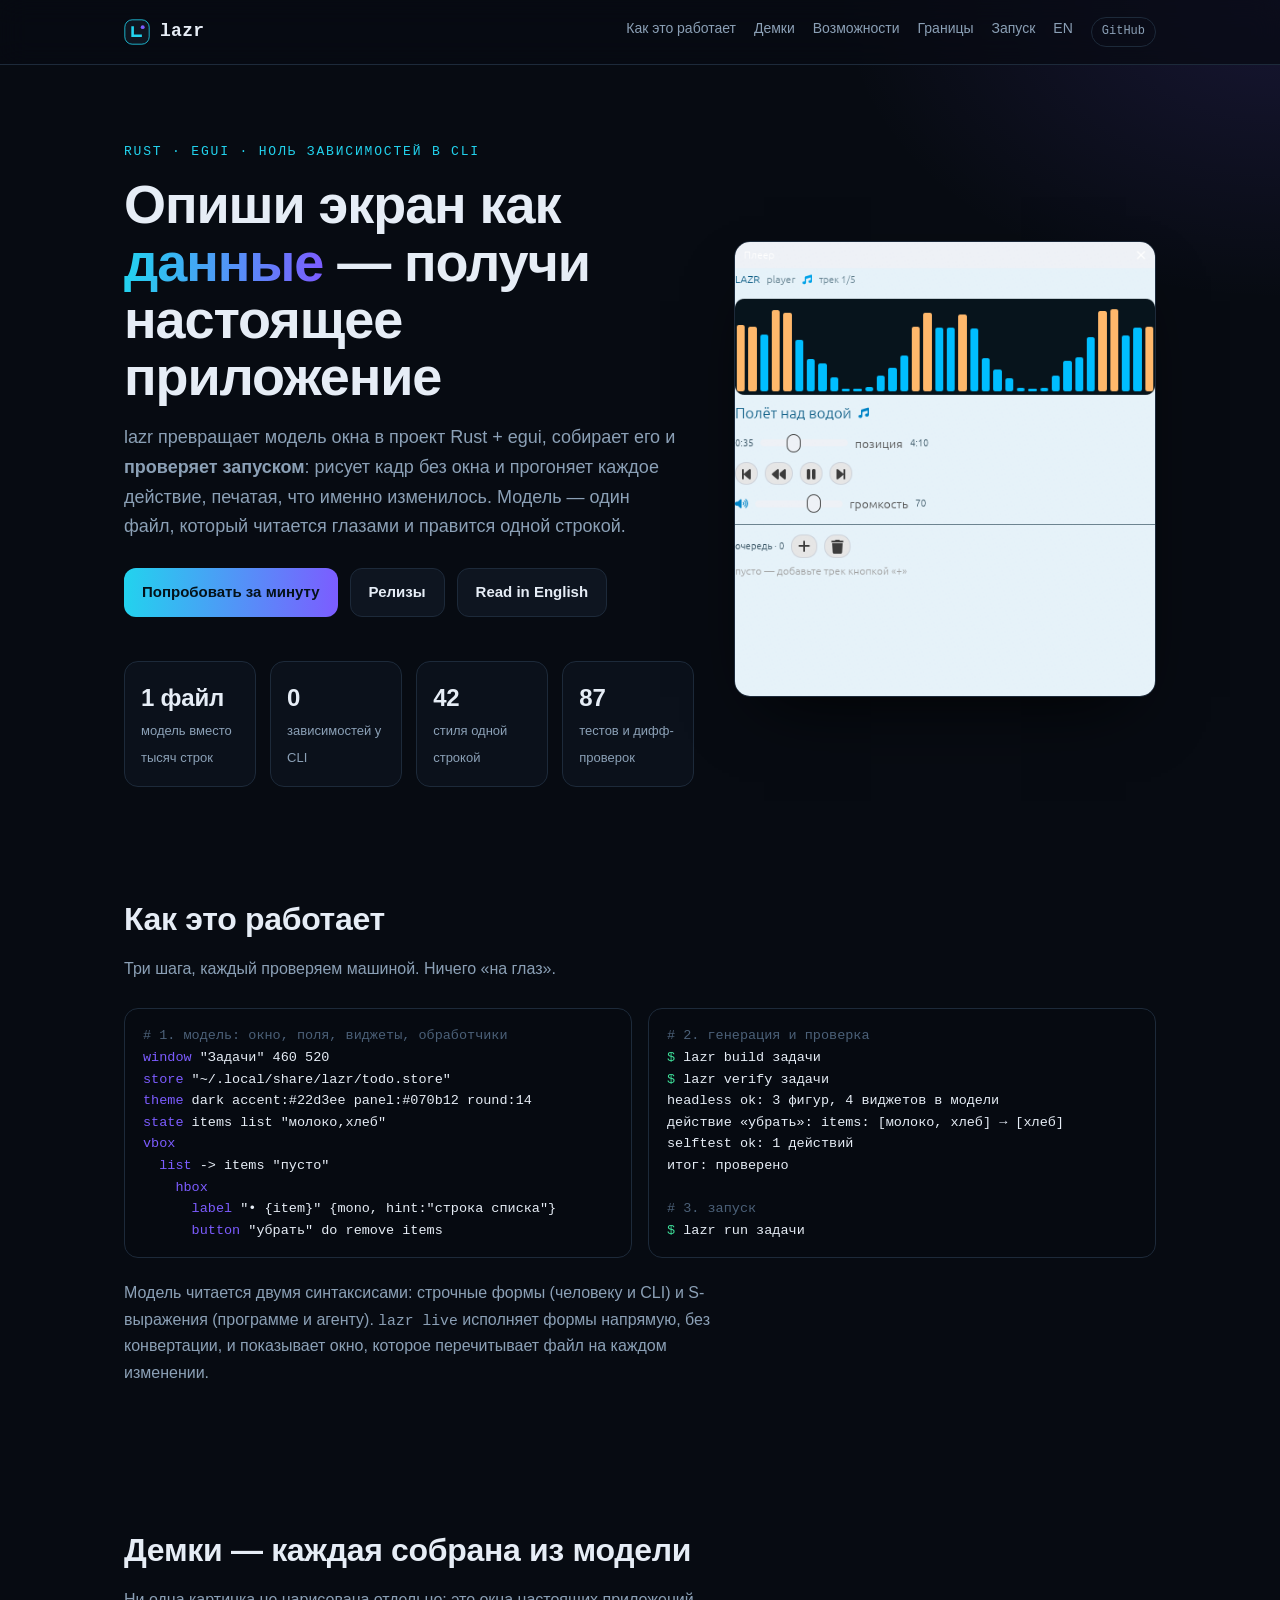
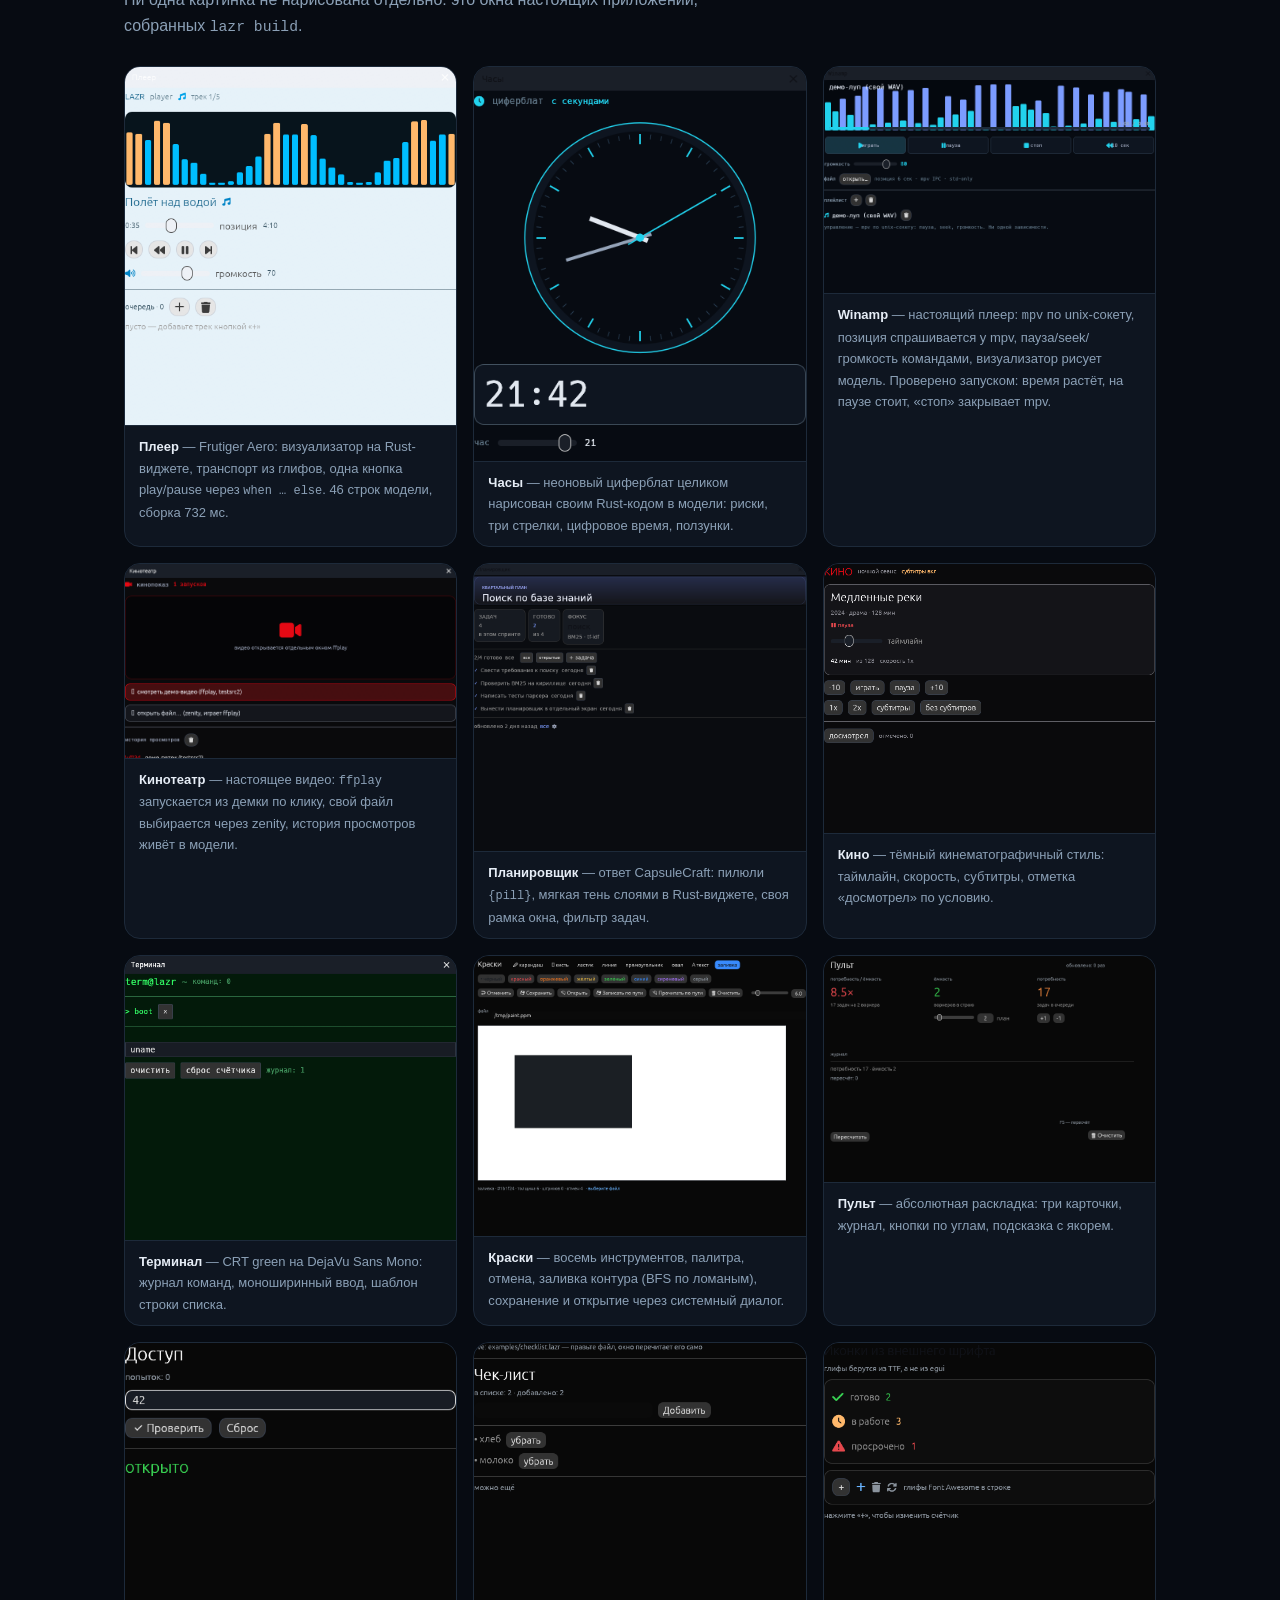
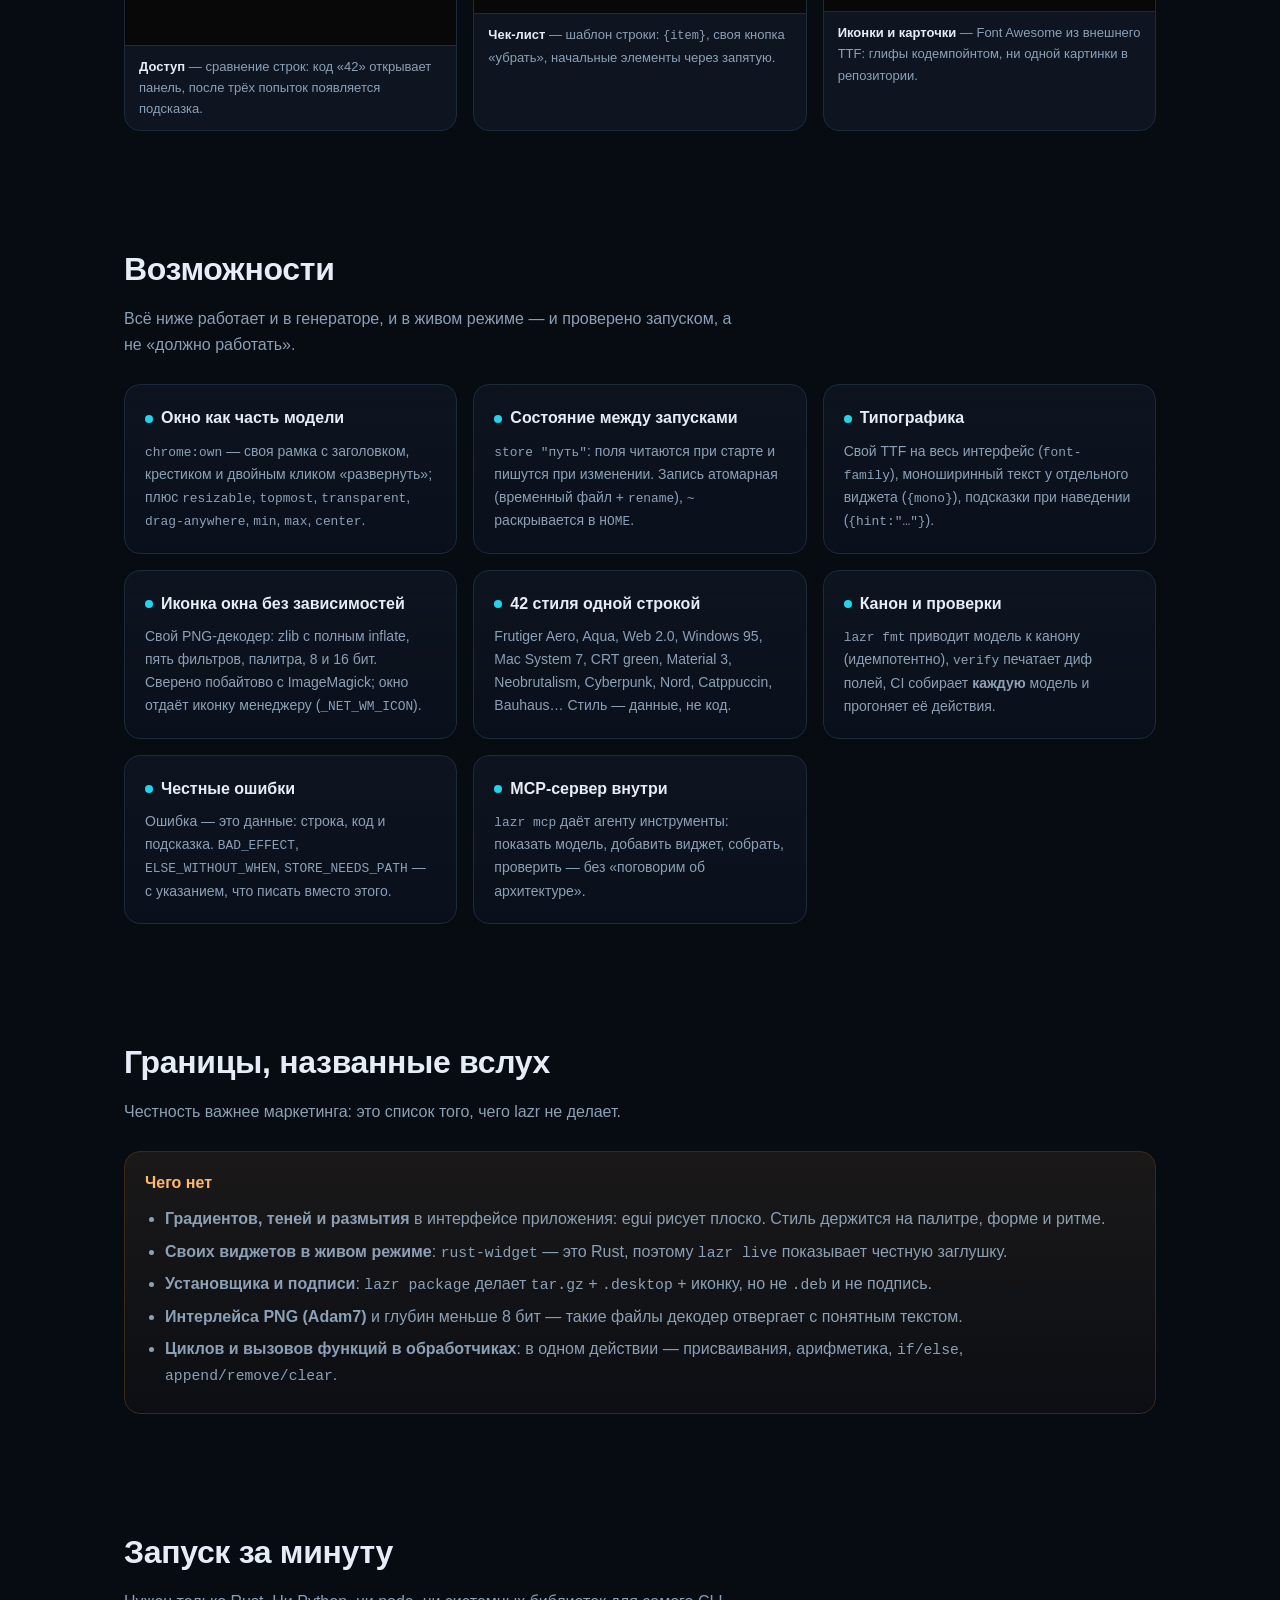
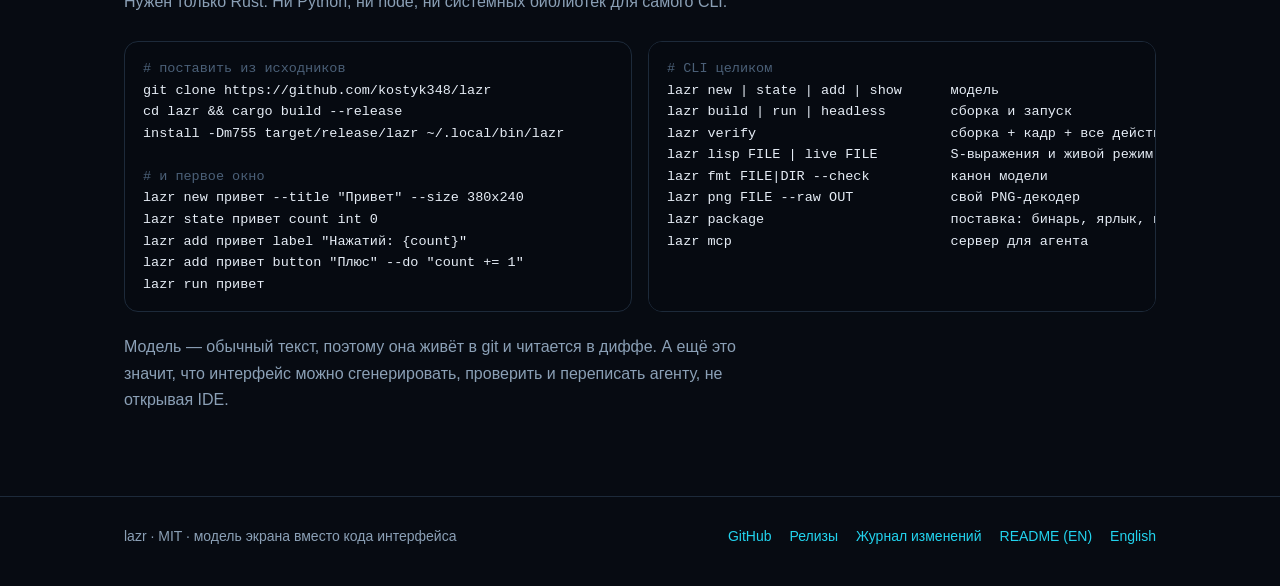
<file: docs/index.html>
<!DOCTYPE html>
<html lang="ru">
<head>
<meta charset="utf-8">
<meta name="viewport" content="width=device-width, initial-scale=1">
<title>lazr — модель экрана вместо кода интерфейса</title>
<meta name="description" content="lazr: описываешь экран как данные, получаешь настоящий проект Rust + egui, собираешь и проверяешь запуском. Ноль зависимостей в CLI, свой PNG-декодер, 42 стиля одной строкой.">
<meta property="og:title" content="lazr — модель экрана вместо кода интерфейса">
<meta property="og:description" content="Данные → Rust/egui → запуск и проверка. Своя рамка окна, хранилище состояния, шрифты, иконки, 42 стиля.">
<meta property="og:image" content="player.png">
<link rel="icon" href="logo.svg" type="image/svg+xml">
<style>
  :root{
    --bg:#070b12; --panel:#0e1520; --line:#1d2a3a;
    --ink:#e6edf6; --dim:#8ba0b6; --accent:#22d3ee; --accent2:#7c5cff;
    --good:#3ddc97; --warn:#ffb86b;
    --radius:16px; --max:1080px;
    --font:-apple-system,BlinkMacSystemFont,"Segoe UI",Inter,Roboto,"Helvetica Neue",Arial,sans-serif;
    --mono:ui-monospace,SFMono-Regular,"JetBrains Mono",Menlo,Consolas,monospace;
  }
  *{box-sizing:border-box}
  html{scroll-behavior:smooth}
  body{
    margin:0; background:var(--bg); color:var(--ink); font-family:var(--font);
    line-height:1.65; -webkit-font-smoothing:antialiased;
    background-image:
      radial-gradient(60rem 40rem at 15% -10%, rgba(34,211,238,.14), transparent 60%),
      radial-gradient(50rem 34rem at 100% 0%, rgba(124,92,255,.14), transparent 55%);
    background-repeat:no-repeat;
  }
  a{color:var(--accent); text-decoration:none}
  a:hover{text-decoration:underline}
  code,kbd{font-family:var(--mono); font-size:.92em}
  .max{max-width:var(--max); margin:0 auto; padding:0 24px}

  header.nav{position:sticky; top:0; z-index:20; backdrop-filter:blur(14px);
    background:rgba(7,11,18,.72); border-bottom:1px solid var(--line)}
  header.nav .inner{display:flex; align-items:center; gap:20px; height:64px}
  .brand{display:flex; align-items:center; gap:10px; font-weight:700; letter-spacing:.02em}
  .brand svg{width:26px; height:26px}
  .brand span{font-family:var(--mono); font-size:18px}
  .nav .links{display:flex; gap:18px; margin-left:auto; font-size:14px; flex-wrap:wrap}
  .nav .links a{color:var(--dim)}
  .nav .links a:hover{color:var(--ink); text-decoration:none}
  .pill{border:1px solid var(--line); border-radius:999px; padding:4px 10px; font-size:12px; color:var(--dim); font-family:var(--mono)}

  .hero{padding:76px 0 40px}
  .hero .grid{display:grid; grid-template-columns:1.15fr .85fr; gap:40px; align-items:center}
  .kicker{font-family:var(--mono); font-size:13px; color:var(--accent); letter-spacing:.14em; text-transform:uppercase}
  h1{font-size:clamp(30px,5vw,54px); line-height:1.06; margin:14px 0 16px; letter-spacing:-.02em}
  h1 em{font-style:normal; background:linear-gradient(92deg,var(--accent),var(--accent2));
    -webkit-background-clip:text; background-clip:text; color:transparent}
  .lead{font-size:18px; color:var(--dim); max-width:56ch}
  .cta{display:flex; gap:12px; margin-top:26px; flex-wrap:wrap}
  .btn{display:inline-flex; align-items:center; gap:8px; padding:11px 18px; border-radius:12px;
    font-weight:600; font-size:15px; border:1px solid var(--line); color:var(--ink); background:var(--panel)}
  .btn:hover{border-color:var(--accent); text-decoration:none}
  .btn.primary{background:linear-gradient(92deg,var(--accent),var(--accent2)); border:0; color:#04121a}
  .shot{border:1px solid var(--line); border-radius:var(--radius); overflow:hidden;
    box-shadow:0 30px 70px -30px rgba(0,0,0,.9); background:var(--panel)}
  .shot img{display:block; width:100%; height:auto}

  .stats{display:grid; grid-template-columns:repeat(4,1fr); gap:14px; margin:44px 0 10px}
  .stat{border:1px solid var(--line); border-radius:14px; padding:16px; background:rgba(14,21,32,.7)}
  .stat b{display:block; font-size:24px; letter-spacing:-.01em}
  .stat span{font-size:13px; color:var(--dim)}

  section{padding:56px 0}
  section h2{font-size:clamp(22px,3vw,32px); margin:0 0 10px; letter-spacing:-.01em}
  .sub{color:var(--dim); margin:0 0 26px; max-width:70ch}

  .cards{display:grid; grid-template-columns:repeat(auto-fit,minmax(260px,1fr)); gap:16px}
  .card{border:1px solid var(--line); border-radius:var(--radius); padding:20px; background:linear-gradient(180deg,rgba(14,21,32,.9),rgba(11,18,32,.65))}
  .card h3{margin:0 0 8px; font-size:16px; display:flex; align-items:center; gap:8px}
  .card h3 i{width:8px; height:8px; border-radius:50%; background:var(--accent); display:inline-block}
  .card p{margin:0; color:var(--dim); font-size:14px}

  .gallery{display:grid; grid-template-columns:repeat(auto-fit,minmax(280px,1fr)); gap:16px}
  figure{margin:0; border:1px solid var(--line); border-radius:var(--radius); overflow:hidden; background:var(--panel)}
  figure img{display:block; width:100%; height:auto}
  figcaption{padding:10px 14px; font-size:13px; color:var(--dim); border-top:1px solid var(--line)}
  figcaption b{color:var(--ink); font-weight:600}

  pre{margin:0; padding:16px 18px; overflow:auto; background:#060a11; border:1px solid var(--line);
    border-radius:14px; font-family:var(--mono); font-size:13.5px; line-height:1.6}
  .cols{display:grid; grid-template-columns:1fr 1fr; gap:16px}
  .term .p{color:var(--accent2)}
  .term .c{color:#4b6078}
  .term .s{color:var(--good)}

  .limits{border:1px solid #3a2b16; background:linear-gradient(180deg,rgba(255,184,107,.08),rgba(255,184,107,.02));
    border-radius:var(--radius); padding:18px 20px}
  .limits h3{margin:0 0 10px; color:var(--warn); font-size:16px}
  .limits ul{margin:0; padding-left:20px; color:var(--dim)}
  .limits li{margin:6px 0}

  footer{border-top:1px solid var(--line); padding:28px 0 40px; color:var(--dim); font-size:14px}
  footer .row{display:flex; gap:18px; flex-wrap:wrap; align-items:center}
  footer .row .grow{flex:1}
  @media(max-width:820px){
    .hero .grid{grid-template-columns:1fr}
    .stats{grid-template-columns:repeat(2,1fr)}
    .cols{grid-template-columns:1fr}
  }
</style>
</head>
<body>

<header class="nav">
  <div class="max inner">
    <div class="brand">
      <svg viewBox="0 0 32 32" aria-hidden="true"><rect x="1" y="1" width="30" height="30" rx="9" fill="#0e1520" stroke="#22d3ee"/><path d="M9 22V9h3.2v10.2H22V22z" fill="#22d3ee"/><circle cx="23" cy="10" r="2.4" fill="#7c5cff"/></svg>
      <span>lazr</span>
    </div>
    <nav class="links">
      <a href="#how">Как это работает</a>
      <a href="#demos">Демки</a>
      <a href="#features">Возможности</a>
      <a href="#limits">Границы</a>
      <a href="#start">Запуск</a>
      <a href="index.en.html">EN</a>
      <a class="pill" href="https://github.com/kostyk348/lazr">GitHub</a>
    </nav>
  </div>
</header>

<main>
<div class="hero">
  <div class="max grid">
    <div>
      <div class="kicker">Rust · egui · ноль зависимостей в CLI</div>
      <h1>Опиши экран как <em>данные</em> — получи настоящее приложение</h1>
      <p class="lead">lazr превращает модель окна в проект Rust + egui, собирает его и <b>проверяет запуском</b>:
        рисует кадр без окна и прогоняет каждое действие, печатая, что именно изменилось.
        Модель — один файл, который читается глазами и правится одной строкой.</p>
      <div class="cta">
        <a class="btn primary" href="#start">Попробовать за минуту</a>
        <a class="btn" href="https://github.com/kostyk348/lazr/releases">Релизы</a>
        <a class="btn" href="index.en.html">Read in English</a>
      </div>
      <div class="stats">
        <div class="stat"><b>1 файл</b><span>модель вместо тысяч строк</span></div>
        <div class="stat"><b>0</b><span>зависимостей у CLI</span></div>
        <div class="stat"><b>42</b><span>стиля одной строкой</span></div>
        <div class="stat"><b>87</b><span>тестов и дифф-проверок</span></div>
      </div>
    </div>
    <div class="shot"><img src="player.png" alt="Плеер, собранный из модели: визуализатор, транспорт, очередь"></div>
  </div>
</div>

<section id="how">
  <div class="max">
    <h2>Как это работает</h2>
    <p class="sub">Три шага, каждый проверяем машиной. Ничего «на глаз».</p>
    <div class="cols">
      <pre class="term"><span class="c"># 1. модель: окно, поля, виджеты, обработчики</span>
<span class="p">window</span> "Задачи" 460 520
<span class="p">store</span> "~/.local/share/lazr/todo.store"
<span class="p">theme</span> dark accent:#22d3ee panel:#070b12 round:14
<span class="p">state</span> items list "молоко,хлеб"
<span class="p">vbox</span>
  <span class="p">list</span> -&gt; items "пусто"
    <span class="p">hbox</span>
      <span class="p">label</span> "• {item}" {mono, hint:"строка списка"}
      <span class="p">button</span> "убрать" do remove items</pre>
      <pre class="term"><span class="c"># 2. генерация и проверка</span>
<span class="s">$</span> lazr build задачи
<span class="s">$</span> lazr verify задачи
headless ok: 3 фигур, 4 виджетов в модели
действие «убрать»: items: [молоко, хлеб] → [хлеб]
selftest ok: 1 действий
итог: проверено

<span class="c"># 3. запуск</span>
<span class="s">$</span> lazr run задачи</pre>
    </div>
    <p class="sub" style="margin-top:22px">Модель читается двумя синтаксисами: строчные формы (человеку и CLI) и S-выражения
      (программе и агенту). <code>lazr live</code> исполняет формы напрямую, без конвертации, и показывает окно,
      которое перечитывает файл на каждом изменении.</p>
  </div>
</section>

<section id="demos">
  <div class="max">
    <h2>Демки — каждая собрана из модели</h2>
    <p class="sub">Ни одна картинка не нарисована отдельно: это окна настоящих приложений, собранных <code>lazr build</code>.</p>
    <div class="gallery">
      <figure><img src="player.png" alt="Плеер"><figcaption><b>Плеер</b> — Frutiger Aero: визуализатор на Rust-виджете, транспорт из глифов, одна кнопка play/pause через <code>when … else</code>. 46 строк модели, сборка 732 мс.</figcaption></figure>
      <figure><img src="clock.png" alt="Часы"><figcaption><b>Часы</b> — неоновый циферблат целиком нарисован своим Rust-кодом в модели: риски, три стрелки, цифровое время, ползунки.</figcaption></figure>
      <figure><img src="winamp.png" alt="Winamp"><figcaption><b>Winamp</b> — настоящий плеер: <code>mpv</code> по unix-сокету, позиция спрашивается у mpv, пауза/seek/громкость командами, визуализатор рисует модель. Проверено запуском: время растёт, на паузе стоит, «стоп» закрывает mpv.</figcaption></figure>
      <figure><img src="video.png" alt="Кинотеатр"><figcaption><b>Кинотеатр</b> — настоящее видео: <code>ffplay</code> запускается из демки по клику, свой файл выбирается через zenity, история просмотров живёт в модели.</figcaption></figure>
      <figure><img src="capsule.png" alt="Планировщик"><figcaption><b>Планировщик</b> — ответ CapsuleCraft: пилюли <code>{pill}</code>, мягкая тень слоями в Rust-виджете, своя рамка окна, фильтр задач.</figcaption></figure>
      <figure><img src="cinema.png" alt="Кино"><figcaption><b>Кино</b> — тёмный кинематографичный стиль: таймлайн, скорость, субтитры, отметка «досмотрел» по условию.</figcaption></figure>
      <figure><img src="terminal.png" alt="Терминал"><figcaption><b>Терминал</b> — CRT green на DejaVu Sans Mono: журнал команд, моноширинный ввод, шаблон строки списка.</figcaption></figure>
      <figure><img src="paint.png" alt="Краски"><figcaption><b>Краски</b> — восемь инструментов, палитра, отмена, заливка контура (BFS по ломаным), сохранение и открытие через системный диалог.</figcaption></figure>
      <figure><img src="dashboard.png" alt="Пульт"><figcaption><b>Пульт</b> — абсолютная раскладка: три карточки, журнал, кнопки по углам, подсказка с якорем.</figcaption></figure>
      <figure><img src="gate.png" alt="Доступ"><figcaption><b>Доступ</b> — сравнение строк: код «42» открывает панель, после трёх попыток появляется подсказка.</figcaption></figure>
      <figure><img src="checklist.png" alt="Чек-лист"><figcaption><b>Чек-лист</b> — шаблон строки: <code>{item}</code>, своя кнопка «убрать», начальные элементы через запятую.</figcaption></figure>
      <figure><img src="icons.png" alt="Иконки"><figcaption><b>Иконки и карточки</b> — Font Awesome из внешнего TTF: глифы кодемпойнтом, ни одной картинки в репозитории.</figcaption></figure>
    </div>
  </div>
</section>

<section id="features">
  <div class="max">
    <h2>Возможности</h2>
    <p class="sub">Всё ниже работает и в генераторе, и в живом режиме — и проверено запуском, а не «должно работать».</p>
    <div class="cards">
      <div class="card"><h3><i></i>Окно как часть модели</h3><p><code>chrome:own</code> — своя рамка с заголовком, крестиком и двойным кликом «развернуть»;
        плюс <code>resizable</code>, <code>topmost</code>, <code>transparent</code>, <code>drag-anywhere</code>, <code>min</code>, <code>max</code>, <code>center</code>.</p></div>
      <div class="card"><h3><i></i>Состояние между запусками</h3><p><code>store "путь"</code>: поля читаются при старте и пишутся при изменении. Запись атомарная
        (временный файл + <code>rename</code>), <code>~</code> раскрывается в <code>HOME</code>.</p></div>
      <div class="card"><h3><i></i>Типографика</h3><p>Свой TTF на весь интерфейс (<code>font-family</code>), моноширинный текст у отдельного виджета
        (<code>{mono}</code>), подсказки при наведении (<code>{hint:"…"}</code>).</p></div>
      <div class="card"><h3><i></i>Иконка окна без зависимостей</h3><p>Свой PNG-декодер: zlib с полным inflate, пять фильтров, палитра, 8 и 16 бит.
        Сверено побайтово с ImageMagick; окно отдаёт иконку менеджеру (<code>_NET_WM_ICON</code>).</p></div>
      <div class="card"><h3><i></i>42 стиля одной строкой</h3><p>Frutiger Aero, Aqua, Web 2.0, Windows 95, Mac System 7, CRT green, Material 3,
        Neobrutalism, Cyberpunk, Nord, Catppuccin, Bauhaus… Стиль — данные, не код.</p></div>
      <div class="card"><h3><i></i>Канон и проверки</h3><p><code>lazr fmt</code> приводит модель к канону (идемпотентно), <code>verify</code> печатает диф полей,
        CI собирает <b>каждую</b> модель и прогоняет её действия.</p></div>
      <div class="card"><h3><i></i>Честные ошибки</h3><p>Ошибка — это данные: строка, код и подсказка. <code>BAD_EFFECT</code>, <code>ELSE_WITHOUT_WHEN</code>,
        <code>STORE_NEEDS_PATH</code> — с указанием, что писать вместо этого.</p></div>
      <div class="card"><h3><i></i>MCP-сервер внутри</h3><p><code>lazr mcp</code> даёт агенту инструменты: показать модель, добавить виджет, собрать, проверить —
        без «поговорим об архитектуре».</p></div>
    </div>
  </div>
</section>

<section id="limits">
  <div class="max">
    <h2>Границы, названные вслух</h2>
    <p class="sub">Честность важнее маркетинга: это список того, чего lazr не делает.</p>
    <div class="limits">
      <h3>Чего нет</h3>
      <ul>
        <li><b>Градиентов, теней и размытия</b> в интерфейсе приложения: egui рисует плоско. Стиль держится на палитре, форме и ритме.</li>
        <li><b>Своих виджетов в живом режиме</b>: <code>rust-widget</code> — это Rust, поэтому <code>lazr live</code> показывает честную заглушку.</li>
        <li><b>Установщика и подписи</b>: <code>lazr package</code> делает <code>tar.gz</code> + <code>.desktop</code> + иконку, но не <code>.deb</code> и не подпись.</li>
        <li><b>Интерлейса PNG (Adam7)</b> и глубин меньше 8 бит — такие файлы декодер отвергает с понятным текстом.</li>
        <li><b>Циклов и вызовов функций в обработчиках</b>: в одном действии — присваивания, арифметика, <code>if/else</code>, <code>append/remove/clear</code>.</li>
      </ul>
    </div>
  </div>
</section>

<section id="start">
  <div class="max">
    <h2>Запуск за минуту</h2>
    <p class="sub">Нужен только Rust. Ни Python, ни node, ни системных библиотек для самого CLI.</p>
    <div class="cols">
      <pre class="term"><span class="c"># поставить из исходников</span>
git clone https://github.com/kostyk348/lazr
cd lazr &amp;&amp; cargo build --release
install -Dm755 target/release/lazr ~/.local/bin/lazr

<span class="c"># и первое окно</span>
lazr new привет --title "Привет" --size 380x240
lazr state привет count int 0
lazr add привет label "Нажатий: {count}"
lazr add привет button "Плюс" --do "count += 1"
lazr run привет</pre>
      <pre class="term"><span class="c"># CLI целиком</span>
lazr new | state | add | show      модель
lazr build | run | headless        сборка и запуск
lazr verify                        сборка + кадр + все действия
lazr lisp FILE | live FILE         S-выражения и живой режим
lazr fmt FILE|DIR --check          канон модели
lazr png FILE --raw OUT            свой PNG-декодер
lazr package                       поставка: бинарь, ярлык, иконка
lazr mcp                           сервер для агента</pre>
    </div>
    <p class="sub" style="margin-top:22px">Модель — обычный текст, поэтому она живёт в git и читается в диффе. А ещё это значит,
      что интерфейс можно сгенерировать, проверить и переписать агенту, не открывая IDE.</p>
  </div>
</section>
</main>

<footer>
  <div class="max row">
    <span>lazr · MIT · модель экрана вместо кода интерфейса</span>
    <span class="grow"></span>
    <a href="https://github.com/kostyk348/lazr">GitHub</a>
    <a href="https://github.com/kostyk348/lazr/releases">Релизы</a>
    <a href="https://github.com/kostyk348/lazr/blob/master/CHANGELOG.md">Журнал изменений</a>
    <a href="https://github.com/kostyk348/lazr/blob/master/README.en.md">README (EN)</a>
    <a href="index.en.html">English</a>
  </div>
</footer>

</body>
</html>
</file>
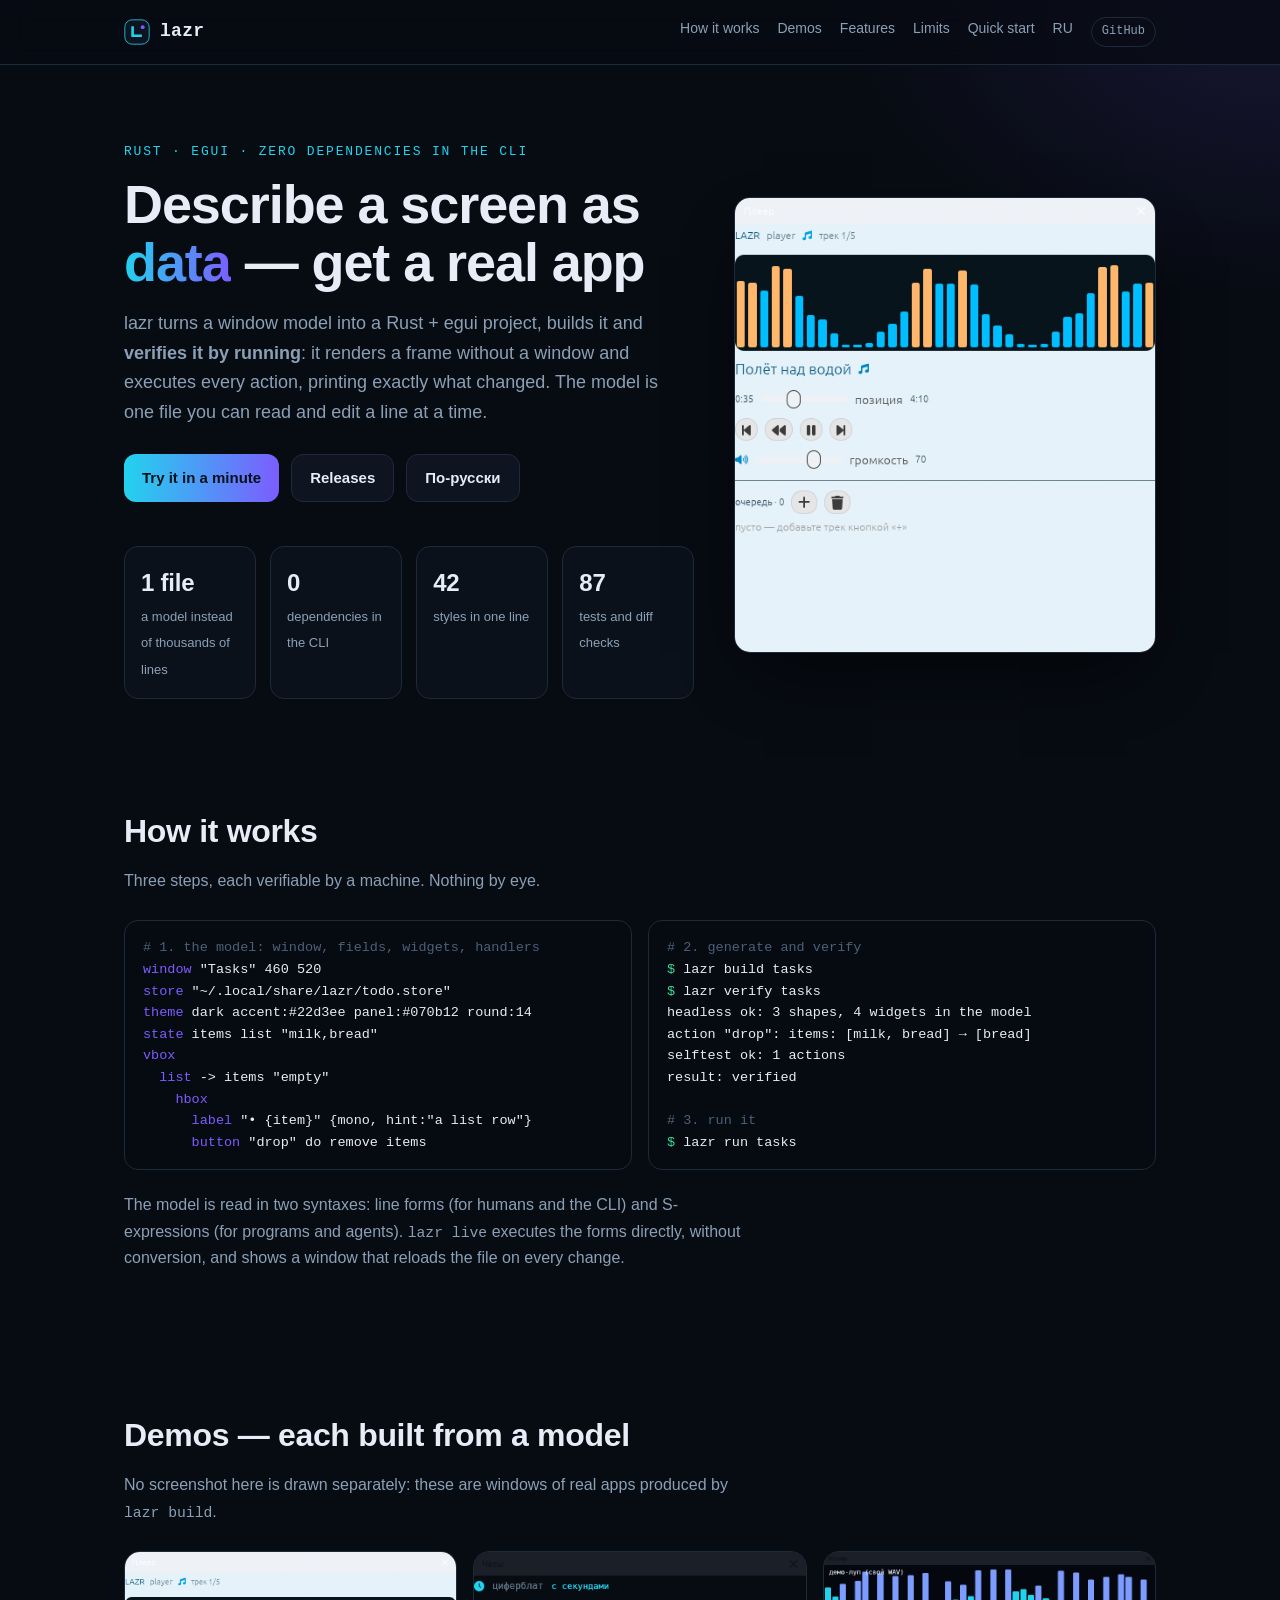
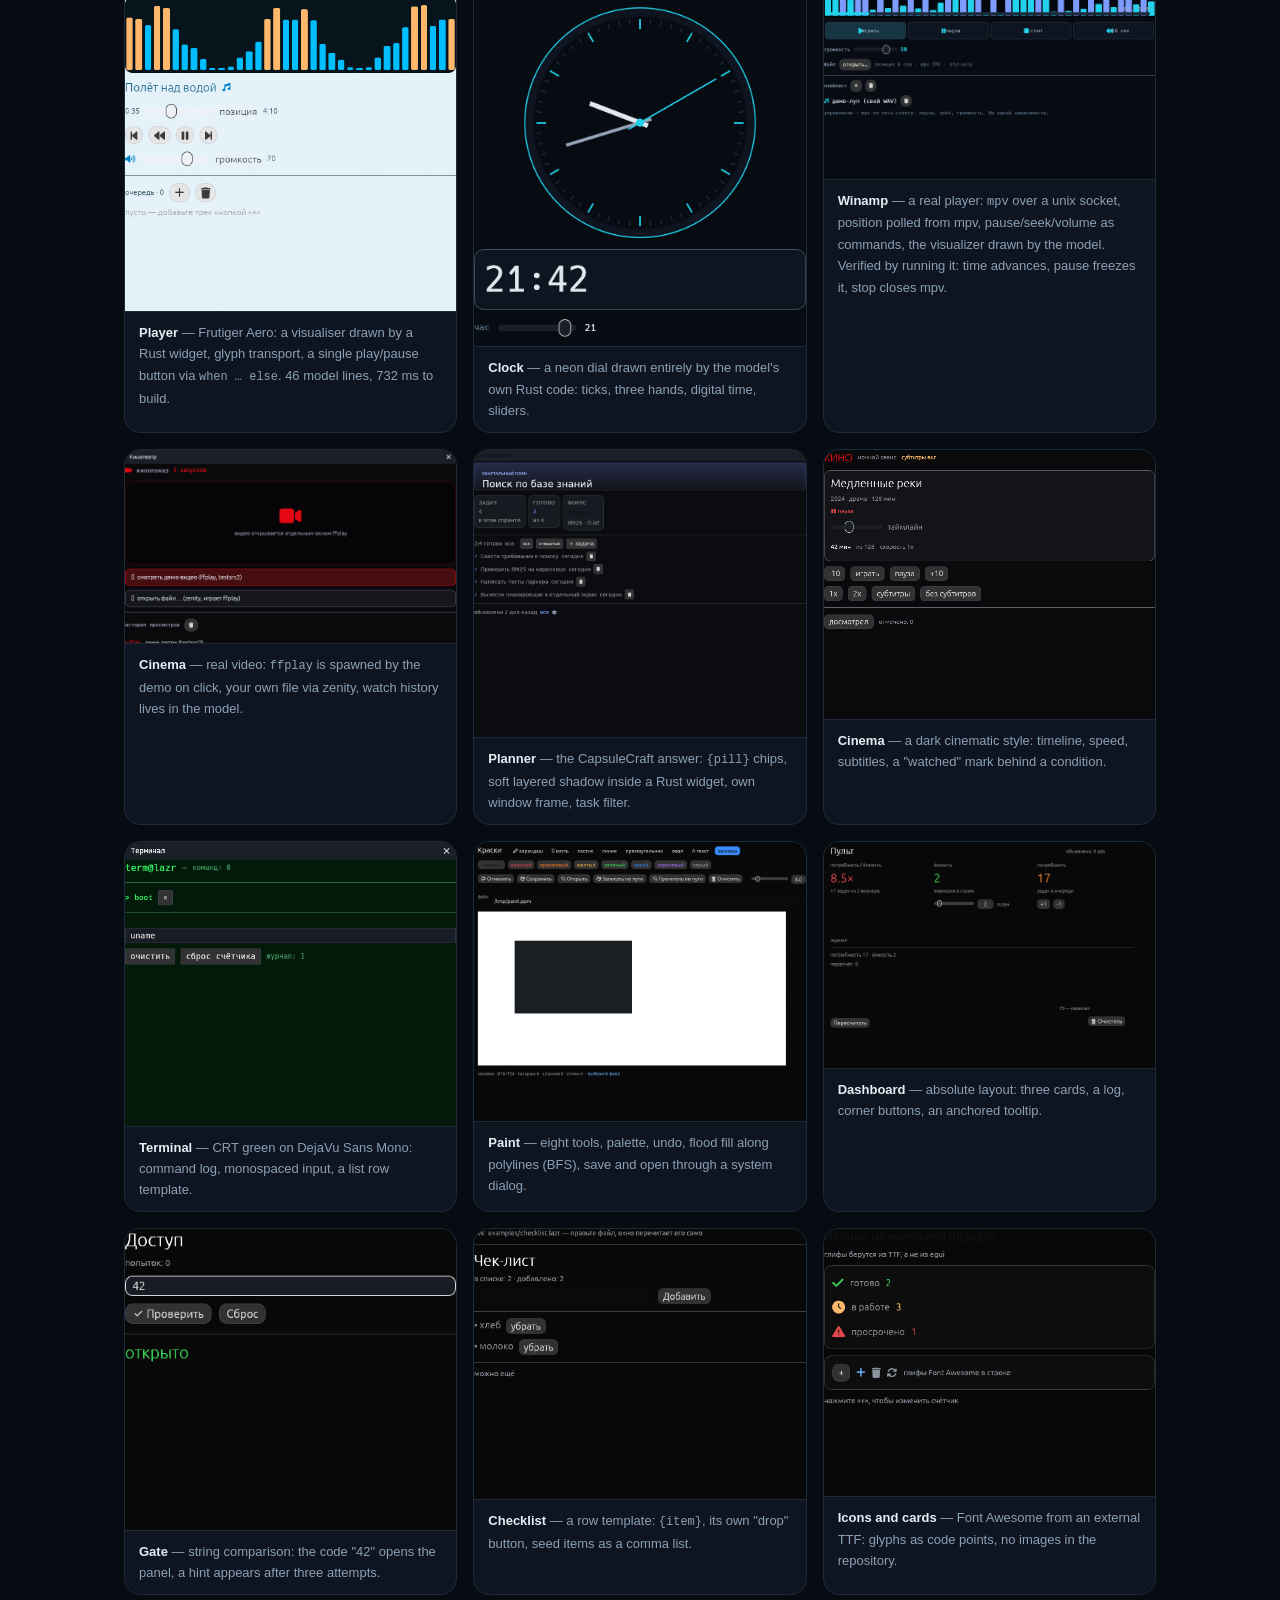
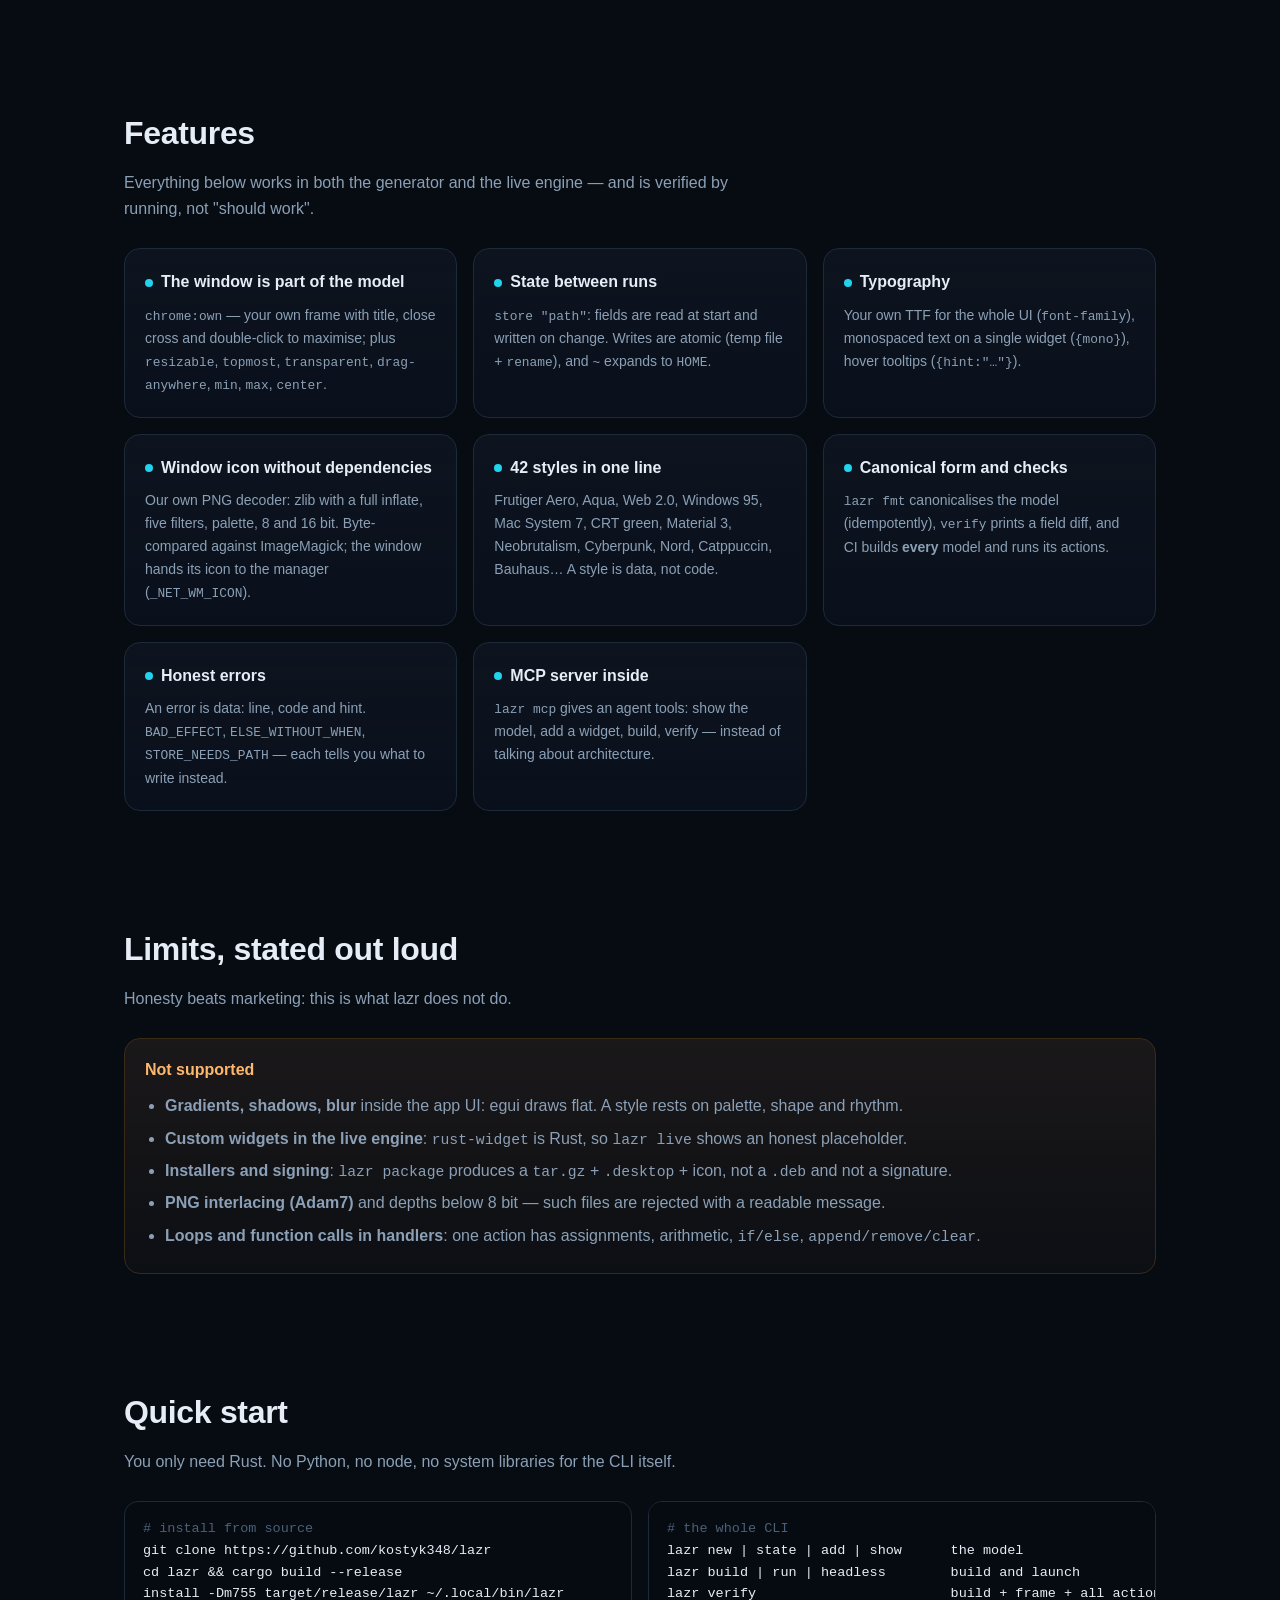
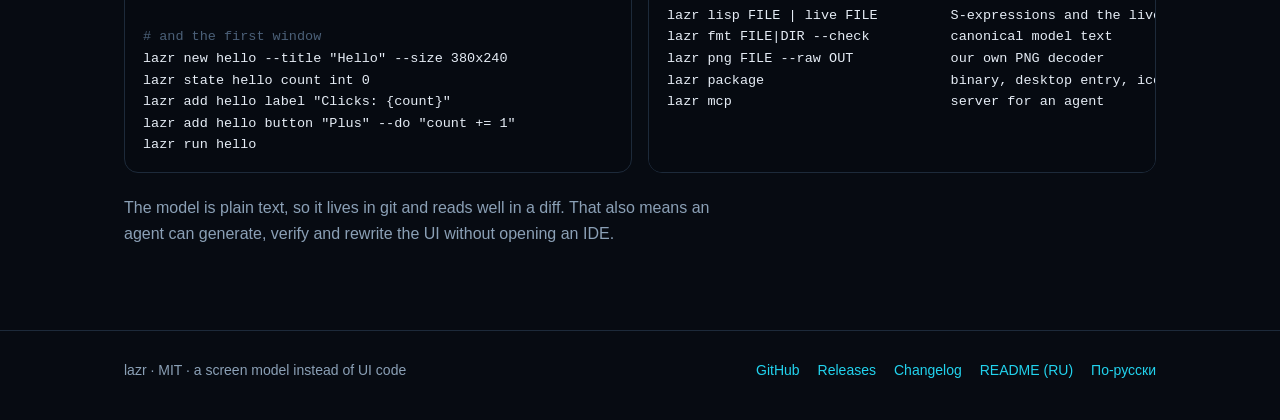
<file: docs/index.en.html>
<!DOCTYPE html>
<html lang="en">
<head>
<meta charset="utf-8">
<meta name="viewport" content="width=device-width, initial-scale=1">
<title>lazr — a screen model instead of UI code</title>
<meta name="description" content="lazr: describe a screen as data, get a real Rust + egui project, build it and verify it by running. Zero dependencies in the CLI, its own PNG decoder, 42 styles in one line.">
<meta property="og:title" content="lazr — a screen model instead of UI code">
<meta property="og:description" content="Data → Rust/egui → run and verify. Own window frame, persistent state, fonts, icons, 42 styles.">
<meta property="og:image" content="player.png">
<link rel="icon" href="logo.svg" type="image/svg+xml">
<style>
  :root{
    --bg:#070b12; --panel:#0e1520; --line:#1d2a3a;
    --ink:#e6edf6; --dim:#8ba0b6; --accent:#22d3ee; --accent2:#7c5cff;
    --good:#3ddc97; --warn:#ffb86b;
    --radius:16px; --max:1080px;
    --font:-apple-system,BlinkMacSystemFont,"Segoe UI",Inter,Roboto,"Helvetica Neue",Arial,sans-serif;
    --mono:ui-monospace,SFMono-Regular,"JetBrains Mono",Menlo,Consolas,monospace;
  }
  *{box-sizing:border-box}
  html{scroll-behavior:smooth}
  body{
    margin:0; background:var(--bg); color:var(--ink); font-family:var(--font);
    line-height:1.65; -webkit-font-smoothing:antialiased;
    background-image:
      radial-gradient(60rem 40rem at 15% -10%, rgba(34,211,238,.14), transparent 60%),
      radial-gradient(50rem 34rem at 100% 0%, rgba(124,92,255,.14), transparent 55%);
    background-repeat:no-repeat;
  }
  a{color:var(--accent); text-decoration:none}
  a:hover{text-decoration:underline}
  code,kbd{font-family:var(--mono); font-size:.92em}
  .max{max-width:var(--max); margin:0 auto; padding:0 24px}

  header.nav{position:sticky; top:0; z-index:20; backdrop-filter:blur(14px);
    background:rgba(7,11,18,.72); border-bottom:1px solid var(--line)}
  header.nav .inner{display:flex; align-items:center; gap:20px; height:64px}
  .brand{display:flex; align-items:center; gap:10px; font-weight:700; letter-spacing:.02em}
  .brand svg{width:26px; height:26px}
  .brand span{font-family:var(--mono); font-size:18px}
  .nav .links{display:flex; gap:18px; margin-left:auto; font-size:14px; flex-wrap:wrap}
  .nav .links a{color:var(--dim)}
  .nav .links a:hover{color:var(--ink); text-decoration:none}
  .pill{border:1px solid var(--line); border-radius:999px; padding:4px 10px; font-size:12px; color:var(--dim); font-family:var(--mono)}

  .hero{padding:76px 0 40px}
  .hero .grid{display:grid; grid-template-columns:1.15fr .85fr; gap:40px; align-items:center}
  .kicker{font-family:var(--mono); font-size:13px; color:var(--accent); letter-spacing:.14em; text-transform:uppercase}
  h1{font-size:clamp(30px,5vw,54px); line-height:1.06; margin:14px 0 16px; letter-spacing:-.02em}
  h1 em{font-style:normal; background:linear-gradient(92deg,var(--accent),var(--accent2));
    -webkit-background-clip:text; background-clip:text; color:transparent}
  .lead{font-size:18px; color:var(--dim); max-width:56ch}
  .cta{display:flex; gap:12px; margin-top:26px; flex-wrap:wrap}
  .btn{display:inline-flex; align-items:center; gap:8px; padding:11px 18px; border-radius:12px;
    font-weight:600; font-size:15px; border:1px solid var(--line); color:var(--ink); background:var(--panel)}
  .btn:hover{border-color:var(--accent); text-decoration:none}
  .btn.primary{background:linear-gradient(92deg,var(--accent),var(--accent2)); border:0; color:#04121a}
  .shot{border:1px solid var(--line); border-radius:var(--radius); overflow:hidden;
    box-shadow:0 30px 70px -30px rgba(0,0,0,.9); background:var(--panel)}
  .shot img{display:block; width:100%; height:auto}

  .stats{display:grid; grid-template-columns:repeat(4,1fr); gap:14px; margin:44px 0 10px}
  .stat{border:1px solid var(--line); border-radius:14px; padding:16px; background:rgba(14,21,32,.7)}
  .stat b{display:block; font-size:24px; letter-spacing:-.01em}
  .stat span{font-size:13px; color:var(--dim)}

  section{padding:56px 0}
  section h2{font-size:clamp(22px,3vw,32px); margin:0 0 10px; letter-spacing:-.01em}
  .sub{color:var(--dim); margin:0 0 26px; max-width:70ch}

  .cards{display:grid; grid-template-columns:repeat(auto-fit,minmax(260px,1fr)); gap:16px}
  .card{border:1px solid var(--line); border-radius:var(--radius); padding:20px; background:linear-gradient(180deg,rgba(14,21,32,.9),rgba(11,18,32,.65))}
  .card h3{margin:0 0 8px; font-size:16px; display:flex; align-items:center; gap:8px}
  .card h3 i{width:8px; height:8px; border-radius:50%; background:var(--accent); display:inline-block}
  .card p{margin:0; color:var(--dim); font-size:14px}

  .gallery{display:grid; grid-template-columns:repeat(auto-fit,minmax(280px,1fr)); gap:16px}
  figure{margin:0; border:1px solid var(--line); border-radius:var(--radius); overflow:hidden; background:var(--panel)}
  figure img{display:block; width:100%; height:auto}
  figcaption{padding:10px 14px; font-size:13px; color:var(--dim); border-top:1px solid var(--line)}
  figcaption b{color:var(--ink); font-weight:600}

  pre{margin:0; padding:16px 18px; overflow:auto; background:#060a11; border:1px solid var(--line);
    border-radius:14px; font-family:var(--mono); font-size:13.5px; line-height:1.6}
  .cols{display:grid; grid-template-columns:1fr 1fr; gap:16px}
  .term .p{color:var(--accent2)}
  .term .c{color:#4b6078}
  .term .s{color:var(--good)}

  .limits{border:1px solid #3a2b16; background:linear-gradient(180deg,rgba(255,184,107,.08),rgba(255,184,107,.02));
    border-radius:var(--radius); padding:18px 20px}
  .limits h3{margin:0 0 10px; color:var(--warn); font-size:16px}
  .limits ul{margin:0; padding-left:20px; color:var(--dim)}
  .limits li{margin:6px 0}

  footer{border-top:1px solid var(--line); padding:28px 0 40px; color:var(--dim); font-size:14px}
  footer .row{display:flex; gap:18px; flex-wrap:wrap; align-items:center}
  footer .row .grow{flex:1}
  @media(max-width:820px){
    .hero .grid{grid-template-columns:1fr}
    .stats{grid-template-columns:repeat(2,1fr)}
    .cols{grid-template-columns:1fr}
  }
</style>
</head>
<body>

<header class="nav">
  <div class="max inner">
    <div class="brand">
      <svg viewBox="0 0 32 32" aria-hidden="true"><rect x="1" y="1" width="30" height="30" rx="9" fill="#0e1520" stroke="#22d3ee"/><path d="M9 22V9h3.2v10.2H22V22z" fill="#22d3ee"/><circle cx="23" cy="10" r="2.4" fill="#7c5cff"/></svg>
      <span>lazr</span>
    </div>
    <nav class="links">
      <a href="#how">How it works</a>
      <a href="#demos">Demos</a>
      <a href="#features">Features</a>
      <a href="#limits">Limits</a>
      <a href="#start">Quick start</a>
      <a href="index.html">RU</a>
      <a class="pill" href="https://github.com/kostyk348/lazr">GitHub</a>
    </nav>
  </div>
</header>

<main>
<div class="hero">
  <div class="max grid">
    <div>
      <div class="kicker">Rust · egui · zero dependencies in the CLI</div>
      <h1>Describe a screen as <em>data</em> — get a real app</h1>
      <p class="lead">lazr turns a window model into a Rust + egui project, builds it and <b>verifies it by running</b>:
        it renders a frame without a window and executes every action, printing exactly what changed.
        The model is one file you can read and edit a line at a time.</p>
      <div class="cta">
        <a class="btn primary" href="#start">Try it in a minute</a>
        <a class="btn" href="https://github.com/kostyk348/lazr/releases">Releases</a>
        <a class="btn" href="index.html">По-русски</a>
      </div>
      <div class="stats">
        <div class="stat"><b>1 file</b><span>a model instead of thousands of lines</span></div>
        <div class="stat"><b>0</b><span>dependencies in the CLI</span></div>
        <div class="stat"><b>42</b><span>styles in one line</span></div>
        <div class="stat"><b>87</b><span>tests and diff checks</span></div>
      </div>
    </div>
    <div class="shot"><img src="player.png" alt="A player built from a model: visualiser, transport, queue"></div>
  </div>
</div>

<section id="how">
  <div class="max">
    <h2>How it works</h2>
    <p class="sub">Three steps, each verifiable by a machine. Nothing by eye.</p>
    <div class="cols">
      <pre class="term"><span class="c"># 1. the model: window, fields, widgets, handlers</span>
<span class="p">window</span> "Tasks" 460 520
<span class="p">store</span> "~/.local/share/lazr/todo.store"
<span class="p">theme</span> dark accent:#22d3ee panel:#070b12 round:14
<span class="p">state</span> items list "milk,bread"
<span class="p">vbox</span>
  <span class="p">list</span> -&gt; items "empty"
    <span class="p">hbox</span>
      <span class="p">label</span> "• {item}" {mono, hint:"a list row"}
      <span class="p">button</span> "drop" do remove items</pre>
      <pre class="term"><span class="c"># 2. generate and verify</span>
<span class="s">$</span> lazr build tasks
<span class="s">$</span> lazr verify tasks
headless ok: 3 shapes, 4 widgets in the model
action "drop": items: [milk, bread] → [bread]
selftest ok: 1 actions
result: verified

<span class="c"># 3. run it</span>
<span class="s">$</span> lazr run tasks</pre>
    </div>
    <p class="sub" style="margin-top:22px">The model is read in two syntaxes: line forms (for humans and the CLI) and S-expressions
      (for programs and agents). <code>lazr live</code> executes the forms directly, without conversion, and shows a window
      that reloads the file on every change.</p>
  </div>
</section>

<section id="demos">
  <div class="max">
    <h2>Demos — each built from a model</h2>
    <p class="sub">No screenshot here is drawn separately: these are windows of real apps produced by <code>lazr build</code>.</p>
    <div class="gallery">
      <figure><img src="player.png" alt="Player"><figcaption><b>Player</b> — Frutiger Aero: a visualiser drawn by a Rust widget, glyph transport, a single play/pause button via <code>when … else</code>. 46 model lines, 732 ms to build.</figcaption></figure>
      <figure><img src="clock.png" alt="Clock"><figcaption><b>Clock</b> — a neon dial drawn entirely by the model's own Rust code: ticks, three hands, digital time, sliders.</figcaption></figure>
      <figure><img src="winamp.png" alt="Winamp"><figcaption><b>Winamp</b> — a real player: <code>mpv</code> over a unix socket, position polled from mpv, pause/seek/volume as commands, the visualizer drawn by the model. Verified by running it: time advances, pause freezes it, stop closes mpv.</figcaption></figure>
      <figure><img src="video.png" alt="Cinema"><figcaption><b>Cinema</b> — real video: <code>ffplay</code> is spawned by the demo on click, your own file via zenity, watch history lives in the model.</figcaption></figure>
      <figure><img src="capsule.png" alt="Planner"><figcaption><b>Planner</b> — the CapsuleCraft answer: <code>{pill}</code> chips, soft layered shadow inside a Rust widget, own window frame, task filter.</figcaption></figure>
      <figure><img src="cinema.png" alt="Cinema"><figcaption><b>Cinema</b> — a dark cinematic style: timeline, speed, subtitles, a "watched" mark behind a condition.</figcaption></figure>
      <figure><img src="terminal.png" alt="Terminal"><figcaption><b>Terminal</b> — CRT green on DejaVu Sans Mono: command log, monospaced input, a list row template.</figcaption></figure>
      <figure><img src="paint.png" alt="Paint"><figcaption><b>Paint</b> — eight tools, palette, undo, flood fill along polylines (BFS), save and open through a system dialog.</figcaption></figure>
      <figure><img src="dashboard.png" alt="Dashboard"><figcaption><b>Dashboard</b> — absolute layout: three cards, a log, corner buttons, an anchored tooltip.</figcaption></figure>
      <figure><img src="gate.png" alt="Gate"><figcaption><b>Gate</b> — string comparison: the code "42" opens the panel, a hint appears after three attempts.</figcaption></figure>
      <figure><img src="checklist.png" alt="Checklist"><figcaption><b>Checklist</b> — a row template: <code>{item}</code>, its own "drop" button, seed items as a comma list.</figcaption></figure>
      <figure><img src="icons.png" alt="Icons"><figcaption><b>Icons and cards</b> — Font Awesome from an external TTF: glyphs as code points, no images in the repository.</figcaption></figure>
    </div>
  </div>
</section>

<section id="features">
  <div class="max">
    <h2>Features</h2>
    <p class="sub">Everything below works in both the generator and the live engine — and is verified by running, not "should work".</p>
    <div class="cards">
      <div class="card"><h3><i></i>The window is part of the model</h3><p><code>chrome:own</code> — your own frame with title, close cross and double-click to maximise;
        plus <code>resizable</code>, <code>topmost</code>, <code>transparent</code>, <code>drag-anywhere</code>, <code>min</code>, <code>max</code>, <code>center</code>.</p></div>
      <div class="card"><h3><i></i>State between runs</h3><p><code>store "path"</code>: fields are read at start and written on change. Writes are atomic
        (temp file + <code>rename</code>), and <code>~</code> expands to <code>HOME</code>.</p></div>
      <div class="card"><h3><i></i>Typography</h3><p>Your own TTF for the whole UI (<code>font-family</code>), monospaced text on a single widget
        (<code>{mono}</code>), hover tooltips (<code>{hint:"…"}</code>).</p></div>
      <div class="card"><h3><i></i>Window icon without dependencies</h3><p>Our own PNG decoder: zlib with a full inflate, five filters, palette, 8 and 16 bit.
        Byte-compared against ImageMagick; the window hands its icon to the manager (<code>_NET_WM_ICON</code>).</p></div>
      <div class="card"><h3><i></i>42 styles in one line</h3><p>Frutiger Aero, Aqua, Web 2.0, Windows 95, Mac System 7, CRT green, Material 3,
        Neobrutalism, Cyberpunk, Nord, Catppuccin, Bauhaus… A style is data, not code.</p></div>
      <div class="card"><h3><i></i>Canonical form and checks</h3><p><code>lazr fmt</code> canonicalises the model (idempotently), <code>verify</code> prints a field diff,
        and CI builds <b>every</b> model and runs its actions.</p></div>
      <div class="card"><h3><i></i>Honest errors</h3><p>An error is data: line, code and hint. <code>BAD_EFFECT</code>, <code>ELSE_WITHOUT_WHEN</code>,
        <code>STORE_NEEDS_PATH</code> — each tells you what to write instead.</p></div>
      <div class="card"><h3><i></i>MCP server inside</h3><p><code>lazr mcp</code> gives an agent tools: show the model, add a widget, build, verify —
        instead of talking about architecture.</p></div>
    </div>
  </div>
</section>

<section id="limits">
  <div class="max">
    <h2>Limits, stated out loud</h2>
    <p class="sub">Honesty beats marketing: this is what lazr does not do.</p>
    <div class="limits">
      <h3>Not supported</h3>
      <ul>
        <li><b>Gradients, shadows, blur</b> inside the app UI: egui draws flat. A style rests on palette, shape and rhythm.</li>
        <li><b>Custom widgets in the live engine</b>: <code>rust-widget</code> is Rust, so <code>lazr live</code> shows an honest placeholder.</li>
        <li><b>Installers and signing</b>: <code>lazr package</code> produces a <code>tar.gz</code> + <code>.desktop</code> + icon, not a <code>.deb</code> and not a signature.</li>
        <li><b>PNG interlacing (Adam7)</b> and depths below 8 bit — such files are rejected with a readable message.</li>
        <li><b>Loops and function calls in handlers</b>: one action has assignments, arithmetic, <code>if/else</code>, <code>append/remove/clear</code>.</li>
      </ul>
    </div>
  </div>
</section>

<section id="start">
  <div class="max">
    <h2>Quick start</h2>
    <p class="sub">You only need Rust. No Python, no node, no system libraries for the CLI itself.</p>
    <div class="cols">
      <pre class="term"><span class="c"># install from source</span>
git clone https://github.com/kostyk348/lazr
cd lazr &amp;&amp; cargo build --release
install -Dm755 target/release/lazr ~/.local/bin/lazr

<span class="c"># and the first window</span>
lazr new hello --title "Hello" --size 380x240
lazr state hello count int 0
lazr add hello label "Clicks: {count}"
lazr add hello button "Plus" --do "count += 1"
lazr run hello</pre>
      <pre class="term"><span class="c"># the whole CLI</span>
lazr new | state | add | show      the model
lazr build | run | headless        build and launch
lazr verify                        build + frame + all actions
lazr lisp FILE | live FILE         S-expressions and the live engine
lazr fmt FILE|DIR --check          canonical model text
lazr png FILE --raw OUT            our own PNG decoder
lazr package                       binary, desktop entry, icon
lazr mcp                           server for an agent</pre>
    </div>
    <p class="sub" style="margin-top:22px">The model is plain text, so it lives in git and reads well in a diff. That also means an agent
      can generate, verify and rewrite the UI without opening an IDE.</p>
  </div>
</section>
</main>

<footer>
  <div class="max row">
    <span>lazr · MIT · a screen model instead of UI code</span>
    <span class="grow"></span>
    <a href="https://github.com/kostyk348/lazr">GitHub</a>
    <a href="https://github.com/kostyk348/lazr/releases">Releases</a>
    <a href="https://github.com/kostyk348/lazr/blob/master/CHANGELOG.md">Changelog</a>
    <a href="https://github.com/kostyk348/lazr/blob/master/README.md">README (RU)</a>
    <a href="index.html">По-русски</a>
  </div>
</footer>

</body>
</html>
</file>
